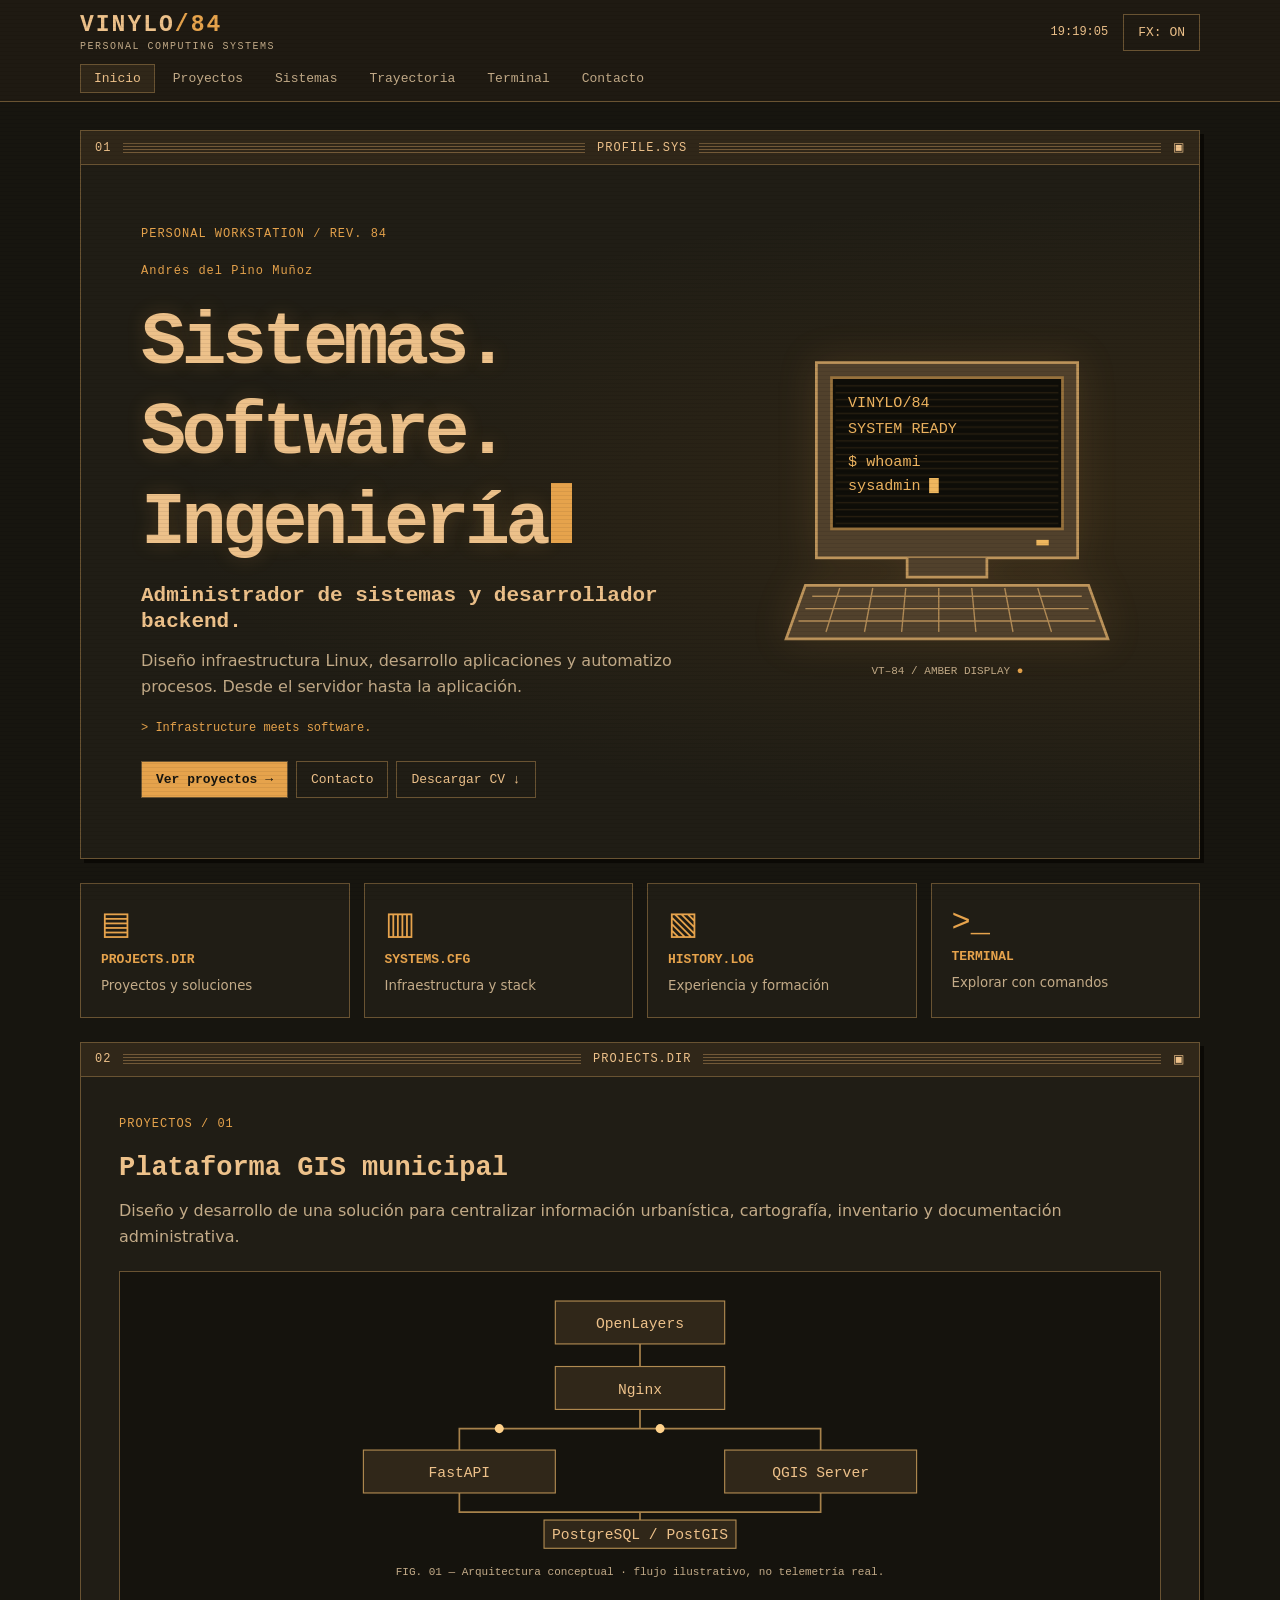
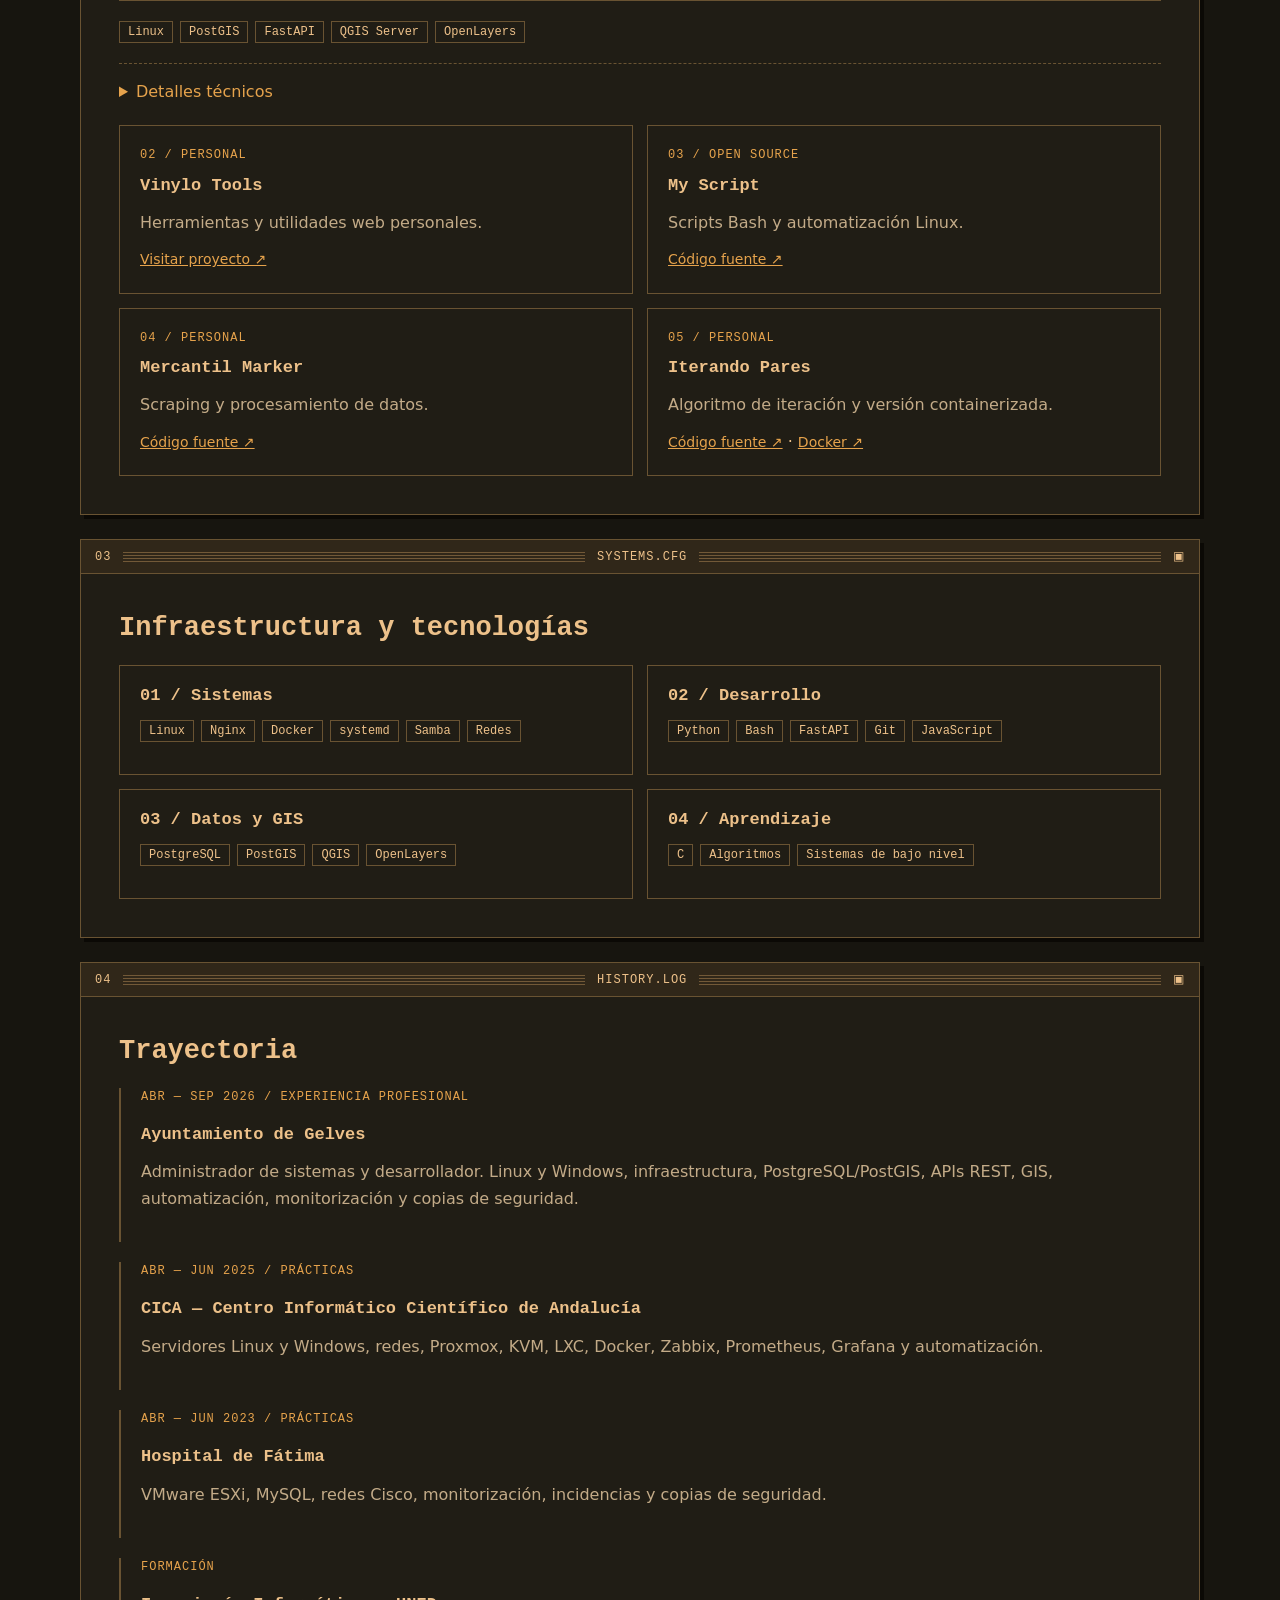
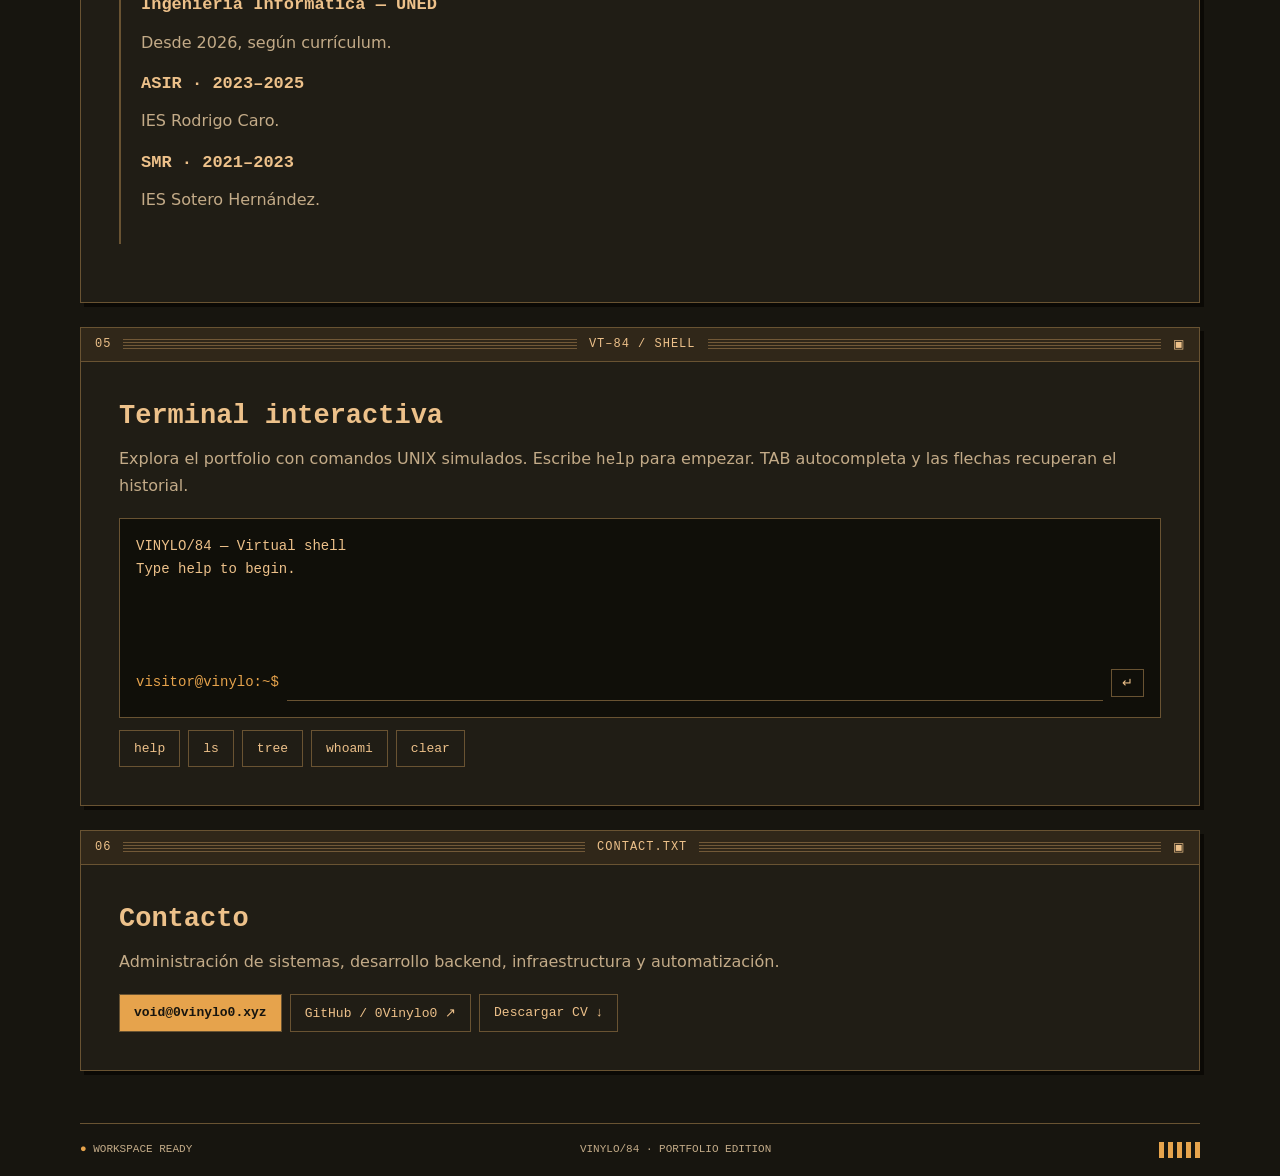
<file: index.html>
<!doctype html><html lang="es"><head><meta charset="utf-8"><meta name="viewport" content="width=device-width,initial-scale=1"><meta name="description" content="Portfolio de Vinylo: administración de sistemas Linux, desarrollo backend y automatización."><title>Vinylo/84 — Amber Workstation</title><link rel="stylesheet" href="style.css"><script src="script.js" defer></script></head><body><a class="skip" href="#main">Saltar al contenido</a><header><div class="top wrap"><a class="brand" href="#inicio">VINYLO<span>/84</span><small>PERSONAL COMPUTING SYSTEMS</small></a><div class="controls"><span id="clock" aria-hidden="true"></span><button id="fx" aria-pressed="true">FX: ON</button></div></div><nav class="wrap" aria-label="Principal"><a href="#inicio">Inicio</a><a href="#proyectos">Proyectos</a><a href="#sistemas">Sistemas</a><a href="#trayectoria">Trayectoria</a><a href="#terminal">Terminal</a><a href="#contacto">Contacto</a></nav></header><main id="main" class="wrap"><section id="inicio" class="window"><div class="bar"><span>01</span><i></i> PROFILE.SYS <i></i><span>▣</span></div><div class="hero"><div><p class="label">PERSONAL WORKSTATION / REV. 84</p><p class="label">Andrés del Pino Muñoz</p><h1>Sistemas.<br>Software.<br>Ingeniería<span class="cursor" aria-hidden="true"></span></h1><h2>Administrador de sistemas y desarrollador backend.</h2><p>Diseño infraestructura Linux, desarrollo aplicaciones y automatizo procesos. Desde el servidor hasta la aplicación.</p><p class="mono typed" id="typed" aria-hidden="true">&gt; Infrastructure meets software.</p><div class="actions"><a class="button primary" href="#proyectos">Ver proyectos →</a><a class="button" href="#contacto">Contacto</a><a class="button" href="assets/cv.pdf" download>Descargar CV ↓</a></div></div><div class="machine" aria-hidden="true"><svg viewBox="0 0 240 225" role="presentation"><defs><pattern id="scan" width="4" height="5" patternUnits="userSpaceOnUse"><path d="M0 4H4" stroke="#d89b46" opacity=".12"/></pattern></defs><path d="M25 12H215V154H25Z" fill="#51412c" stroke="#bd945b" stroke-width="2"/><path d="M36 23H204V133H36Z" fill="#0e0d08" stroke="#97713c" stroke-width="2"/><rect x="39" y="26" width="162" height="104" fill="url(#scan)"/><g fill="#eeb460" font-family="monospace" font-size="11"><text x="48" y="44">VINYLO/84</text><text x="48" y="63">SYSTEM READY</text><text x="48" y="87">$ whoami</text><text x="48" y="105">sysadmin</text></g><rect class="blink" x="107" y="96" width="7" height="11" fill="#efb75e"/><rect class="led" x="185" y="141" width="9" height="4" fill="#efb75e"/><path d="M91 154V168H149V154M17 174H223L237 213H3Z" fill="#51412c" stroke="#bd945b" stroke-width="2"/><g stroke="#b28b56" fill="none"><path d="M22 182H218M17 191H223M12 200H228M42 176L32 208M66 176L60 208M90 176L87 208M114 176V208M138 176L141 208M162 176L168 208M186 176L196 208"/></g></svg><div class="machine-label">VT–84 / AMBER DISPLAY <span class="led">●</span></div></div></div></section><div class="quick"><a href="#proyectos"><span>▤</span><strong>PROJECTS.DIR</strong><small>Proyectos y soluciones</small></a><a href="#sistemas"><span>▥</span><strong>SYSTEMS.CFG</strong><small>Infraestructura y stack</small></a><a href="#trayectoria"><span>▧</span><strong>HISTORY.LOG</strong><small>Experiencia y formación</small></a><a href="#terminal"><span>&gt;_</span><strong>TERMINAL</strong><small>Explorar con comandos</small></a></div><section id="proyectos" class="window"><div class="bar"><span>02</span><i></i> PROJECTS.DIR <i></i><span>▣</span></div><div class="body"><p class="label">PROYECTOS / 01</p><h2>Plataforma GIS municipal</h2><p>Diseño y desarrollo de una solución para centralizar información urbanística, cartografía, inventario y documentación administrativa.</p><div class="architecture"><svg viewBox="0 0 620 230" role="img" aria-labelledby="diagram-title"><title id="diagram-title">Arquitectura conceptual: Nginx conecta el cliente con FastAPI y QGIS Server; ambos consultan PostGIS.</title><g class="wires"><path d="M310 46V66M310 104V121H150V140M310 121H470V140M150 178V195H310V202M470 178V195H310"/></g><g class="nodes"><rect x="235" y="8" width="150" height="38"/><rect x="235" y="66" width="150" height="38"/><rect x="65" y="140" width="170" height="38"/><rect x="385" y="140" width="170" height="38"/><rect x="225" y="202" width="170" height="25"/></g><g class="node-text"><text x="310" y="32">OpenLayers</text><text x="310" y="90">Nginx</text><text x="150" y="164">FastAPI</text><text x="470" y="164">QGIS Server</text><text x="310" y="219">PostgreSQL / PostGIS</text></g><circle class="packet" r="4"><animateMotion dur="4s" repeatCount="indefinite" path="M310 46V66 M310 104V121H150V140 M150 178V195H310V202"/></circle><circle class="packet" r="4"><animateMotion dur="4.5s" begin="1s" repeatCount="indefinite" path="M310 46V66 M310 104V121H470V140 M470 178V195H310V202"/></circle></svg><small>FIG. 01 — Arquitectura conceptual · flujo ilustrativo, no telemetría real.</small></div><div class="tags"><span>Linux</span><span>PostGIS</span><span>FastAPI</span><span>QGIS Server</span><span>OpenLayers</span></div><details><summary>Detalles técnicos</summary><p>Infraestructura Linux con proxy inverso Nginx, servicios de cartografía, API REST y persistencia geoespacial. Automatizaciones Python para la gestión documental y actualización de datos. Se omiten datos y detalles internos por confidencialidad.</p></details><div class="project-grid"><article><p class="label">02 / PERSONAL</p><h3>Vinylo Tools</h3><p>Herramientas y utilidades web personales.</p><a href="https://tools.0vinylo0.xyz">Visitar proyecto ↗</a></article><article><p class="label">03 / OPEN SOURCE</p><h3>My Script</h3><p>Scripts Bash y automatización Linux.</p><a href="https://github.com/0Vinylo0/my-script">Código fuente ↗</a></article><article><p class="label">04 / PERSONAL</p><h3>Mercantil Marker</h3><p>Scraping y procesamiento de datos.</p><a href="https://github.com/0Vinylo0/proyecto_mercantil_marker">Código fuente ↗</a></article><article><p class="label">05 / PERSONAL</p><h3>Iterando Pares</h3><p>Algoritmo de iteración y versión containerizada.</p><a href="https://github.com/0Vinylo0/Iterando-Pares">Código fuente ↗</a> · <a href="https://github.com/0Vinylo0/Iterando-Pares-Docker">Docker ↗</a></article></div></div></section><section id="sistemas" class="window"><div class="bar"><span>03</span><i></i> SYSTEMS.CFG <i></i><span>▣</span></div><div class="body"><h2>Infraestructura y tecnologías</h2><div class="project-grid"><article><h3>01 / Sistemas</h3><div class="tags"><span>Linux</span><span>Nginx</span><span>Docker</span><span>systemd</span><span>Samba</span><span>Redes</span></div></article><article><h3>02 / Desarrollo</h3><div class="tags"><span>Python</span><span>Bash</span><span>FastAPI</span><span>Git</span><span>JavaScript</span></div></article><article><h3>03 / Datos y GIS</h3><div class="tags"><span>PostgreSQL</span><span>PostGIS</span><span>QGIS</span><span>OpenLayers</span></div></article><article><h3>04 / Aprendizaje</h3><div class="tags"><span>C</span><span>Algoritmos</span><span>Sistemas de bajo nivel</span></div></article></div></div></section><section id="trayectoria" class="window"><div class="bar"><span>04</span><i></i> HISTORY.LOG <i></i><span>▣</span></div><div class="body"><h2>Trayectoria</h2><div class="log"><p class="label">ABR — SEP 2026 / EXPERIENCIA PROFESIONAL</p><h3>Ayuntamiento de Gelves</h3><p>Administrador de sistemas y desarrollador. Linux y Windows, infraestructura, PostgreSQL/PostGIS, APIs REST, GIS, automatización, monitorización y copias de seguridad.</p></div><div class="log"><p class="label">ABR — JUN 2025 / PRÁCTICAS</p><h3>CICA — Centro Informático Científico de Andalucía</h3><p>Servidores Linux y Windows, redes, Proxmox, KVM, LXC, Docker, Zabbix, Prometheus, Grafana y automatización.</p></div><div class="log"><p class="label">ABR — JUN 2023 / PRÁCTICAS</p><h3>Hospital de Fátima</h3><p>VMware ESXi, MySQL, redes Cisco, monitorización, incidencias y copias de seguridad.</p></div><div class="log"><p class="label">FORMACIÓN</p><h3>Ingeniería Informática — UNED</h3><p>Desde 2026, según currículum.</p><h3>ASIR · 2023–2025</h3><p>IES Rodrigo Caro.</p><h3>SMR · 2021–2023</h3><p>IES Sotero Hernández.</p></div></div></section><section id="terminal" class="window"><div class="bar"><span>05</span><i></i> VT–84 / SHELL <i></i><span>▣</span></div><div class="body"><h2>Terminal interactiva</h2><p>Explora el portfolio con comandos UNIX simulados. Escribe <code>help</code> para empezar. TAB autocompleta y las flechas recuperan el historial.</p><div class="terminal"><pre id="output" role="log" aria-live="polite">VINYLO/84 — Virtual shell
Type help to begin.</pre><form id="shell"><label id="prompt" for="command">visitor@vinylo:~$</label><input id="command" autocomplete="off" autocapitalize="off" spellcheck="false" aria-label="Comando de terminal"><button type="submit">↵</button></form></div><div class="actions" id="shortcuts"><button data-cmd="help">help</button><button data-cmd="ls">ls</button><button data-cmd="tree">tree</button><button data-cmd="whoami">whoami</button><button data-cmd="clear">clear</button></div></div></section><section id="contacto" class="window"><div class="bar"><span>06</span><i></i> CONTACT.TXT <i></i><span>▣</span></div><div class="body"><h2>Contacto</h2><p>Administración de sistemas, desarrollo backend, infraestructura y automatización.</p><div class="actions"><a class="button primary" href="mailto:void@0vinylo0.xyz">void@0vinylo0.xyz</a><a class="button" href="https://github.com/0Vinylo0">GitHub / 0Vinylo0 ↗</a><a class="button" href="assets/cv.pdf" download>Descargar CV ↓</a></div></div></section></main><footer class="wrap"><span><span class="led">●</span> WORKSPACE READY</span><span>VINYLO/84 · PORTFOLIO EDITION</span><div class="meters" aria-hidden="true"><i></i><i></i><i></i><i></i><i></i></div></footer></body></html>
</file>
<file: style.css>
:root{color-scheme:dark;--bg:#17150f;--panel:#201d15;--bar:#302719;--ink:#edc18a;--accent:#e6a34c;--muted:#c3ab88;--border:#695332;--mono:ui-monospace,'Cascadia Mono',Consolas,monospace}*{box-sizing:border-box}html{scroll-behavior:smooth;scroll-padding-top:115px}body{margin:0;background:var(--bg);color:var(--ink);font:16px/1.65 system-ui,sans-serif}body:after{content:'';position:fixed;inset:0;pointer-events:none;z-index:10;background:repeating-linear-gradient(transparent 0 3px,#00000010 3px 4px)}.wrap{width:min(1120px,calc(100% - 40px));margin:auto}header{position:sticky;top:0;z-index:5;background:#211c13f5;border-bottom:1px solid var(--border);backdrop-filter:blur(10px)}.top{display:flex;justify-content:space-between;align-items:center;padding:12px 0;gap:15px}.brand{font:700 23px var(--mono);letter-spacing:2px;text-decoration:none;color:var(--ink)}.brand span{color:var(--accent)}.brand small{display:block;font:10px var(--mono);letter-spacing:1.5px;color:var(--muted);margin-top:3px}.controls{display:flex;align-items:center;gap:15px;font:12px var(--mono)}nav{display:flex;gap:4px;overflow:auto;padding-bottom:8px}nav a{white-space:nowrap;text-decoration:none;padding:6px 13px;font:13px var(--mono);color:var(--muted);border:1px solid transparent}nav a:hover,nav a[aria-current]{color:var(--ink);border-color:var(--border);background:var(--bar)}a{color:var(--accent)}button,.button{display:inline-block;font:13px var(--mono);background:transparent;border:1px solid var(--border);color:var(--ink);padding:10px 14px;text-decoration:none;cursor:pointer}button:hover,.button:hover{background:var(--bar);border-color:var(--accent)}.primary{background:var(--accent);color:#17150f;font-weight:bold}.primary:hover{background:#ffd08a;color:#17150f}a:focus-visible,button:focus-visible,input:focus-visible,summary:focus-visible{outline:2px solid var(--accent);outline-offset:4px}.skip{position:absolute;left:-10000px}.skip:focus{left:10px;top:10px;z-index:100;background:var(--bg);padding:10px}main{padding:28px 0}.window{background:var(--panel);border:1px solid var(--border);box-shadow:4px 4px #0b0905;margin-bottom:24px}.bar{display:flex;align-items:center;gap:12px;background:var(--bar);padding:9px 14px;border-bottom:1px solid var(--border);font:12px var(--mono);letter-spacing:1px}.bar i{height:10px;flex:1;background:repeating-linear-gradient(0deg,#967448 0 1px,transparent 1px 3px);opacity:.65}.hero{display:grid;grid-template-columns:1.5fr 1fr;align-items:center;gap:40px;padding:clamp(22px,5vw,60px);background:radial-gradient(ellipse at right,#b2782520,transparent 65%)}h1,h2,h3{font-family:var(--mono);line-height:1.2;margin:0 0 14px}h1{font-size:clamp(38px,6vw,75px);letter-spacing:-.06em;text-shadow:0 0 20px #edaa4930}h2{font-size:clamp(20px,3vw,27px)}.hero h2{font-size:clamp(17px,2vw,21px)}h3{font-size:17px}p{color:var(--muted);margin:0 0 18px}.label,.mono{font:12px/1.6 var(--mono);letter-spacing:1px;color:var(--accent)}.typed{min-height:2em;letter-spacing:0}.cursor{display:inline-block;width:.28em;height:.8em;background:var(--accent);margin-left:5px;animation:blink 1s step-end infinite}.machine svg{width:100%;max-width:330px;display:block;margin:auto;filter:drop-shadow(0 0 18px #e6a34c20)}.machine-label{text-align:center;font:11px var(--mono);color:var(--muted);margin-top:10px}.led{animation:pulse 2.4s ease-in-out infinite;color:var(--accent)}.blink{animation:blink 1s step-end infinite}.actions{display:flex;gap:8px;flex-wrap:wrap}.quick,.project-grid{display:grid;grid-template-columns:repeat(2,minmax(0,1fr));gap:14px}.quick{grid-template-columns:repeat(4,minmax(0,1fr));margin-bottom:24px}.quick a,.project-grid article{border:1px solid var(--border);background:var(--panel);padding:20px;min-width:0}.quick a{display:flex;flex-direction:column;gap:8px;text-decoration:none;transition:transform .18s,border-color .18s}.quick a:hover{transform:translateY(-3px);border-color:var(--accent)}.quick a>span{font:32px var(--mono)}.quick strong{font:700 13px var(--mono);overflow-wrap:anywhere}.quick small{color:var(--muted)}.body{padding:clamp(20px,4vw,38px)}.tags{display:flex;flex-wrap:wrap;gap:7px;margin:12px 0}.tags span{border:1px solid var(--border);padding:3px 8px;font:12px var(--mono)}.architecture{background-color:#15130d;background-image:radial-gradient(#69533266 .7px,transparent .7px);background-size:12px 12px;border:1px solid var(--border);padding:20px;margin:20px 0}.architecture svg{display:block;width:100%;max-width:700px;margin:auto}.architecture small{display:block;text-align:center;color:var(--muted);font:11px/1.5 var(--mono);margin-top:12px}.wires{fill:none;stroke:#a7824b;stroke-width:1.5}.nodes{fill:#302719;stroke:#b18b51}.node-text{fill:var(--ink);text-anchor:middle;font:13px var(--mono)}.packet{fill:#ffd28b}.project-grid{margin-top:20px}.project-grid article p{margin-bottom:10px}.project-grid article a{font-size:14px}details{border-top:1px dashed var(--border);padding-top:15px;margin-top:20px}summary{cursor:pointer;color:var(--accent)}details p{margin:12px 0}.log{border-left:2px solid var(--border);padding:0 0 12px 20px;margin:20px 0}.terminal{background:#100f09;border:1px solid var(--border);padding:16px;font:14px/1.65 var(--mono);margin-bottom:12px}.terminal pre{white-space:pre-wrap;overflow-wrap:anywhere;max-height:330px;min-height:120px;overflow:auto;margin:0 0 10px}.terminal form{display:flex;gap:8px;align-items:center;flex-wrap:wrap}.terminal label{color:var(--accent);overflow-wrap:anywhere}.terminal input{flex:1;min-width:80px;background:transparent;color:var(--ink);border:0;border-bottom:1px solid var(--border);font:inherit;padding:6px}.terminal button{padding:5px 10px}footer{display:flex;justify-content:space-between;align-items:center;gap:12px;flex-wrap:wrap;border-top:1px solid var(--border);padding:16px 0 28px;color:var(--muted);font:11px var(--mono)}.meters{display:flex;gap:4px;align-items:end;height:18px}.meters i{width:5px;height:16px;background:var(--accent);transform-origin:bottom;animation:meter 1.4s infinite alternate}.meters i:nth-child(2n){animation-delay:-.6s}.meters i:nth-child(3n){animation-delay:-1s}@keyframes meter{from{transform:scaleY(.2)}to{transform:scaleY(1)}}@keyframes blink{50%{opacity:0}}@keyframes pulse{50%{opacity:.35}}.no-fx:after{display:none}.no-fx *{animation:none!important;transition:none!important}.no-fx .packet{display:none}.no-fx{scroll-behavior:auto}@media(max-width:700px){.wrap{width:calc(100% - 24px)}.hero{grid-template-columns:1fr;gap:12px}.machine svg{max-width:170px}.quick{grid-template-columns:repeat(2,minmax(0,1fr))}.quick a{padding:14px}.project-grid{grid-template-columns:1fr}.controls #clock{display:none}.brand{font-size:19px}.brand small{font-size:9px}.architecture{padding:8px}.bar{font-size:10px}.terminal{font-size:12px}}@media(prefers-reduced-motion:reduce){html{scroll-behavior:auto}*{animation:none!important;transition:none!important}.packet{display:none}body:after{display:none}}
</file>
